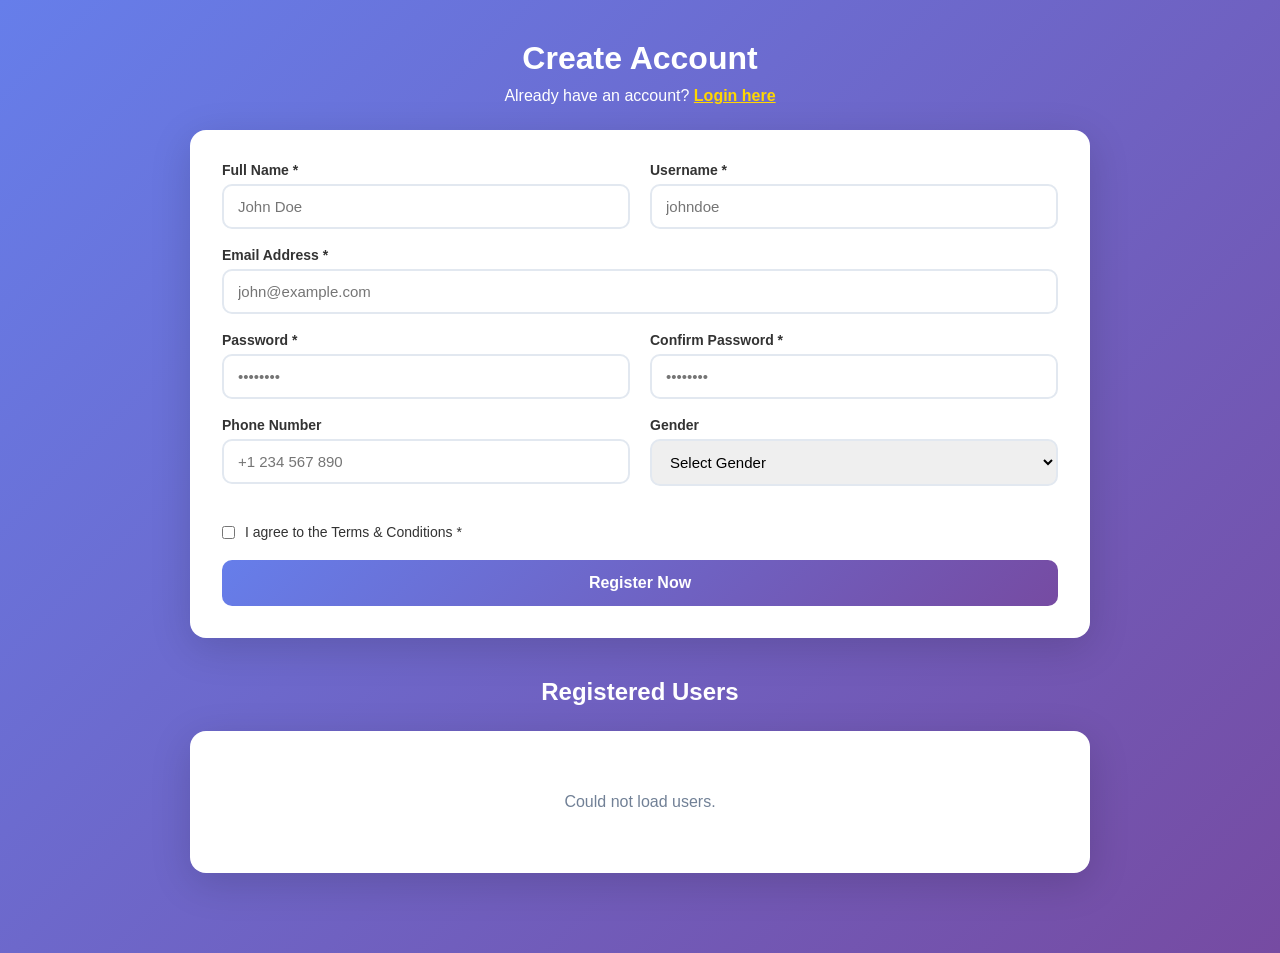
<file: index.html>
<!DOCTYPE html>
<html lang="en">
<head>
  <meta charset="UTF-8">
  <meta name="viewport" content="width=device-width, initial-scale=1.0">
  <title>Registration Form</title>
  <style>
    * { margin: 0; padding: 0; box-sizing: border-box; font-family: 'Segoe UI', sans-serif; }
    body {
      background: linear-gradient(135deg, #667eea 0%, #764ba2 100%);
      min-height: 100vh;
      padding: 40px 20px;
    }
    .container { max-width: 900px; margin: 0 auto; }
    h1, h2 { text-align: center; color: white; margin-bottom: 25px; }
    .card {
      background: white;
      border-radius: 16px;
      padding: 32px;
      box-shadow: 0 10px 40px rgba(0,0,0,0.15);
      margin-bottom: 40px;
    }
    .form-group { margin-bottom: 18px; }
    label { display: block; margin-bottom: 6px; font-weight: 600; color: #333; font-size: 14px; }
    input, select {
      width: 100%;
      padding: 12px 14px;
      border: 2px solid #e2e8f0;
      border-radius: 10px;
      font-size: 15px;
    }
    input:focus, select:focus {
      outline: none;
      border-color: #667eea;
      box-shadow: 0 0 0 3px rgba(102, 126, 234, 0.2);
    }
    input.error { border-color: #e53e3e; }
    .error-msg { color: #e53e3e; font-size: 13px; margin-top: 4px; display: none; }
    .row { display: flex; gap: 20px; }
    .row .form-group { flex: 1; }
    .checkbox-group { display: flex; align-items: center; gap: 10px; margin: 20px 0; }
    .checkbox-group input { width: auto; }
    button {
      width: 100%;
      padding: 14px;
      background: linear-gradient(135deg, #667eea, #764ba2);
      color: white;
      border: none;
      border-radius: 10px;
      font-size: 16px;
      font-weight: 600;
      cursor: pointer;
    }
    button:hover { opacity: 0.95; }
    button:disabled { opacity: 0.7; cursor: not-allowed; }
    .alert {
      padding: 14px;
      border-radius: 10px;
      text-align: center;
      font-weight: 600;
      margin-bottom: 20px;
      display: none;
    }
    .alert.success { background: #c6f6d5; color: #22543d; }
    .alert.error { background: #fed7d7; color: #9b2c2c; }
    table { width: 100%; border-collapse: collapse; margin-top: 10px; }
    th, td { padding: 14px 12px; text-align: left; border-bottom: 1px solid #e2e8f0; }
    th { background: #f7fafc; font-weight: 600; }
    .status {
      padding: 4px 12px;
      border-radius: 20px;
      font-size: 12px;
      font-weight: 600;
      background: #c6f6d5;
      color: #22543d;
    }
    .empty-msg { text-align: center; color: #718096; padding: 30px; }
    @media (max-width: 600px) { .row { flex-direction: column; gap: 0; } }
  </style>
</head>
<body>

  <div class="container">
    <h1>Create Account</h1>
    <p style="text-align:center; color:white; margin-top:-15px; margin-bottom:25px;">
      Already have an account? <a href="login.html" style="color:#ffd700; font-weight:600;">Login here</a>
    </p>

    <div class="card">
      <div class="alert" id="alertBox"></div>

      <form id="regForm" novalidate>
        <div class="row">
          <div class="form-group">
            <label for="fullname">Full Name *</label>
            <input type="text" id="fullname" name="fullname" placeholder="John Doe">
            <div class="error-msg" id="fullnameError">Full name is required</div>
          </div>
          <div class="form-group">
            <label for="username">Username *</label>
            <input type="text" id="username" name="username" placeholder="johndoe">
            <div class="error-msg" id="usernameError">Username is required (min 3 characters)</div>
          </div>
        </div>

        <div class="form-group">
          <label for="email">Email Address *</label>
          <input type="email" id="email" name="email" placeholder="john@example.com">
          <div class="error-msg" id="emailError">Please enter a valid email</div>
        </div>

        <div class="row">
          <div class="form-group">
            <label for="password">Password *</label>
            <input type="password" id="password" name="password" placeholder="••••••••">
            <div class="error-msg" id="passwordError">Password must be at least 6 characters</div>
          </div>
          <div class="form-group">
            <label for="confirm">Confirm Password *</label>
            <input type="password" id="confirm" name="confirm" placeholder="••••••••">
            <div class="error-msg" id="confirmError">Passwords do not match</div>
          </div>
        </div>

        <div class="row">
          <div class="form-group">
            <label for="phone">Phone Number</label>
            <input type="tel" id="phone" name="phone" placeholder="+1 234 567 890">
          </div>
          <div class="form-group">
            <label for="gender">Gender</label>
            <select id="gender" name="gender">
              <option value="">Select Gender</option>
              <option value="Male">Male</option>
              <option value="Female">Female</option>
              <option value="Other">Other</option>
            </select>
          </div>
        </div>

        <div class="checkbox-group">
          <input type="checkbox" id="terms" name="terms">
          <label for="terms" style="margin:0; font-weight:500;">I agree to the Terms & Conditions *</label>
        </div>
        <div class="error-msg" id="termsError" style="margin-top:-10px; margin-bottom:15px;">
          You must accept the terms
        </div>

        <button type="submit" id="submitBtn">Register Now</button>
      </form>
    </div>

    <h2>Registered Users</h2>
    <div class="card">
      <div id="tableContainer">
        <p class="empty-msg">Loading users...</p>
      </div>
    </div>
  </div>

  <script>
    const form = document.getElementById('regForm');
    const alertBox = document.getElementById('alertBox');
    const submitBtn = document.getElementById('submitBtn');

    function showAlert(message, type = 'success') {
      alertBox.textContent = message;
      alertBox.className = `alert ${type}`;
      alertBox.style.display = 'block';
      setTimeout(() => { alertBox.style.display = 'none'; }, 4000);
    }

    function showError(inputId, errorId, show) {
      const input = document.getElementById(inputId);
      const error = document.getElementById(errorId);
      if (show) {
        input.classList.add('error');
        error.style.display = 'block';
      } else {
        input.classList.remove('error');
        error.style.display = 'none';
      }
    }

    function validateForm() {
      let isValid = true;
      const fullname = document.getElementById('fullname').value.trim();
      const username = document.getElementById('username').value.trim();
      const email = document.getElementById('email').value.trim();
      const password = document.getElementById('password').value;
      const confirm = document.getElementById('confirm').value;
      const terms = document.getElementById('terms').checked;

      if (fullname === '') { showError('fullname', 'fullnameError', true); isValid = false; }
      else { showError('fullname', 'fullnameError', false); }

      if (username.length < 3) { showError('username', 'usernameError', true); isValid = false; }
      else { showError('username', 'usernameError', false); }

      const emailPattern = /^[^\s@]+@[^\s@]+\.[^\s@]+$/;
      if (!emailPattern.test(email)) { showError('email', 'emailError', true); isValid = false; }
      else { showError('email', 'emailError', false); }

      if (password.length < 6) { showError('password', 'passwordError', true); isValid = false; }
      else { showError('password', 'passwordError', false); }

      if (password !== confirm || confirm === '') { showError('confirm', 'confirmError', true); isValid = false; }
      else { showError('confirm', 'confirmError', false); }

      if (!terms) {
        document.getElementById('termsError').style.display = 'block';
        isValid = false;
      } else {
        document.getElementById('termsError').style.display = 'none';
      }

      return isValid;
    }

    ['fullname', 'username', 'email', 'password', 'confirm'].forEach(id => {
      document.getElementById(id).addEventListener('input', function () {
        this.classList.remove('error');
        const errorEl = document.getElementById(id + 'Error');
        if (errorEl) errorEl.style.display = 'none';
      });
    });

    async function loadUsers() {
      try {
        const response = await fetch('get_users.php');
        const data = await response.json();
        const container = document.getElementById('tableContainer');

        if (!data.success || data.users.length === 0) {
          container.innerHTML = '<p class="empty-msg">No users registered yet.</p>';
          return;
        }

        let html = `
          <table>
            <thead>
              <tr>
                <th>#</th>
                <th>Full Name</th>
                <th>Username</th>
                <th>Email</th>
                <th>Phone</th>
                <th>Gender</th>
                <th>Registered</th>
                <th>Status</th>
              </tr>
            </thead>
            <tbody>
        `;

        data.users.forEach((user, index) => {
          html += `
            <tr>
              <td>${index + 1}</td>
              <td>${user.fullname}</td>
              <td>${user.username}</td>
              <td>${user.email}</td>
              <td>${user.phone || '-'}</td>
              <td>${user.gender || '-'}</td>
              <td>${user.registered_at || '-'}</td>
              <td><span class="status">Active</span></td>
            </tr>
          `;
        });

        html += `</tbody></table>`;
        container.innerHTML = html;
      } catch (err) {
        document.getElementById('tableContainer').innerHTML =
          '<p class="empty-msg">Could not load users.</p>';
      }
    }

    form.addEventListener('submit', async function (e) {
      e.preventDefault();
      if (!validateForm()) return;

      submitBtn.disabled = true;
      submitBtn.textContent = 'Registering...';

      const formData = new FormData(form);

      try {
        const response = await fetch('register.php', {
          method: 'POST',
          body: formData
        });
        const result = await response.json();

        if (result.success) {
          showAlert(result.message, 'success');
          form.reset();
          setTimeout(() => {
            window.location.href = result.redirect || 'profile.php';
          }, 1500);
        } else {
          showAlert(result.message, 'error');
          submitBtn.disabled = false;
          submitBtn.textContent = 'Register Now';
        }
      } catch (error) {
        showAlert('Server error. Check if PHP is working.', 'error');
        submitBtn.disabled = false;
        submitBtn.textContent = 'Register Now';
      }
    });

    loadUsers();
  </script>
</body>
</html>
</file>
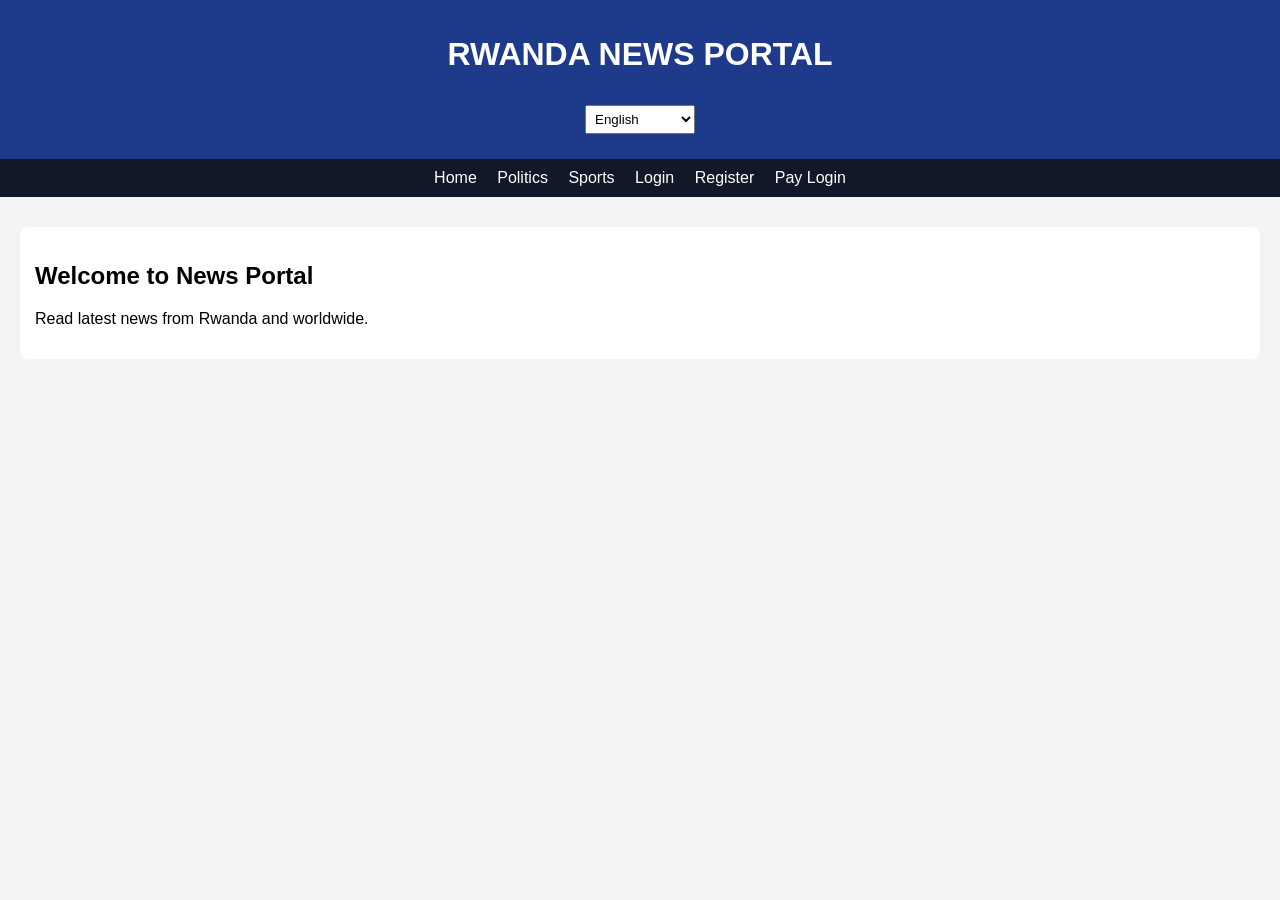
<file: group.html>
<!DOCTYPE html>
<html lang="en">
<head>
<meta charset="UTF-8">
<title>Smart News Portal</title>

<style>
body{
    font-family: Arial;
    margin:0;
    background:#f4f4f4;
}

header{
    background:#1e3a8a;
    color:white;
    text-align:center;
    padding:15px;
}

nav{
    background:#111827;
    text-align:center;
    padding:10px;
}

nav a{
    color:white;
    margin:8px;
    cursor:pointer;
    text-decoration:none;
}

nav a:hover{
    color:yellow;
}

select{
    margin:10px;
    padding:5px;
}

.section{
    display:none;
    padding:20px;
}

.active{
    display:block;
}

.card{
    background:white;
    padding:15px;
    margin:10px 0;
    border-radius:8px;
}

form{
    width:320px;
    margin:auto;
    background:white;
    padding:20px;
    border-radius:10px;
}

input{
    width:100%;
    padding:8px;
    margin:6px 0;
}

button{
    width:100%;
    padding:10px;
    background:#1e3a8a;
    color:white;
    border:none;
    cursor:pointer;
}

</style>
</head>

<body>

<header>
<h1 id="title">RWANDA NEWS PORTAL</h1>

<!-- 🌍 LANGUAGE SWITCH -->
<select onchange="changeLanguage(this.value)">
    <option value="en">English</option>
    <option value="fr">Français</option>
    <option value="rw">Kinyarwanda</option>
</select>

</header>

<nav>
<a onclick="show('home')">Home</a>
<a onclick="show('politics')">Politics</a>
<a onclick="show('sports')">Sports</a>
<a onclick="show('login')">Login</a>
<a onclick="show('register')">Register</a>
<a onclick="show('payment')">Pay Login</a>
</nav>

<!-- HOME -->
<div id="home" class="section active">
    <div class="card">
        <h2 id="welcome">Welcome to News Portal</h2>
        <p id="desc">Read latest news from Rwanda and worldwide.</p>
    </div>
</div>

<!-- POLITICS -->
<div id="politics" class="section">
    <div class="card">
        <h2>Politics</h2>
        <a href="https://en.igihe.com/politics-48" target="_blank">IGIHE Politics</a>
    </div>
</div>

<!-- SPORTS -->
<div id="sports" class="section">
    <div class="card">
        <h2>Sports</h2>
        <a href="https://en.igihe.com/sports" target="_blank">IGIHE Sports</a>
    </div>
</div>

<!-- LOGIN -->
<div id="login" class="section">
    <h2>Login</h2>
    <form onsubmit="return login()">
        <input type="text" id="email" placeholder="Email">
        <input type="password" id="pass" placeholder="Password">
        <button>Login</button>
    </form>
</div>

<!-- REGISTER -->
<div id="register" class="section">
    <h2>Register</h2>
    <form onsubmit="return register()">
        <input type="text" id="name" placeholder="Full Name">
        <input type="text" id="r_email" placeholder="Email">
        <input type="password" id="r_pass" placeholder="Password">
        <input type="password" id="confirm" placeholder="Confirm Password">
        <button>Register</button>
    </form>
</div>

<!-- 💳 PAYMENT LOGIN (DEMO CARD SYSTEM) -->
<div id="payment" class="section">
    <h2>Payment Card Login (Demo)</h2>

    <form onsubmit="return payLogin()">
        <input type="text" id="cardName" placeholder="Card Holder Name">
        <input type="text" id="cardNumber" placeholder="Card Number (16 digits)">
        <input type="text" id="exp" placeholder="Expiry MM/YY">
        <input type="password" id="cvv" placeholder="CVV">
        <button>Pay & Login</button>
    </form>

    <p style="text-align:center;color:red;">
        ⚠ This is a demo system (no real payment)
    </p>
</div>

<script>

function show(page){
    let sec = document.querySelectorAll(".section");
    sec.forEach(s => s.classList.remove("active"));
    document.getElementById(page).classList.add("active");
}

/* LOGIN */
function login(){
    alert("Login successful!");
    return false;
}

/* REGISTER */
function register(){
    let p = document.getElementById("r_pass").value;
    let c = document.getElementById("confirm").value;

    if(p !== c){
        alert("Passwords do not match");
        return false;
    }

    alert("Account created!");
    return false;
}

/* 💳 PAYMENT LOGIN (DEMO VALIDATION) */
function payLogin(){
    let card = document.getElementById("cardNumber").value;

    if(card.length !== 16 || isNaN(card)){
        alert("Invalid card number (must be 16 digits)");
        return false;
    }

    alert("Payment successful & login granted!");
    return false;
}

/* 🌍 LANGUAGE SYSTEM */
const lang = {
    en:{
        welcome:"Welcome to News Portal",
        desc:"Read latest news from Rwanda and worldwide",
        title:"RWANDA NEWS PORTAL"
    },
    fr:{
        welcome:"Bienvenue au portail d'actualités",
        desc:"Lire les dernières nouvelles du Rwanda et du monde",
        title:"PORTAIL D'ACTUALITÉS RWANDA"
    },
    rw:{
        welcome:"Murakaza neza ku rubuga rw'amakuru",
        desc:"Soma amakuru mashya yo mu Rwanda no ku isi",
        title:"URUBUGA RW'AMAKURU RWANDA"
    }
};

function changeLanguage(l){
    document.getElementById("welcome").innerText = lang[l].welcome;
    document.getElementById("desc").innerText = lang[l].desc;
    document.getElementById("title").innerText = lang[l].title;
}

</script>

</body>
</html>
</file>
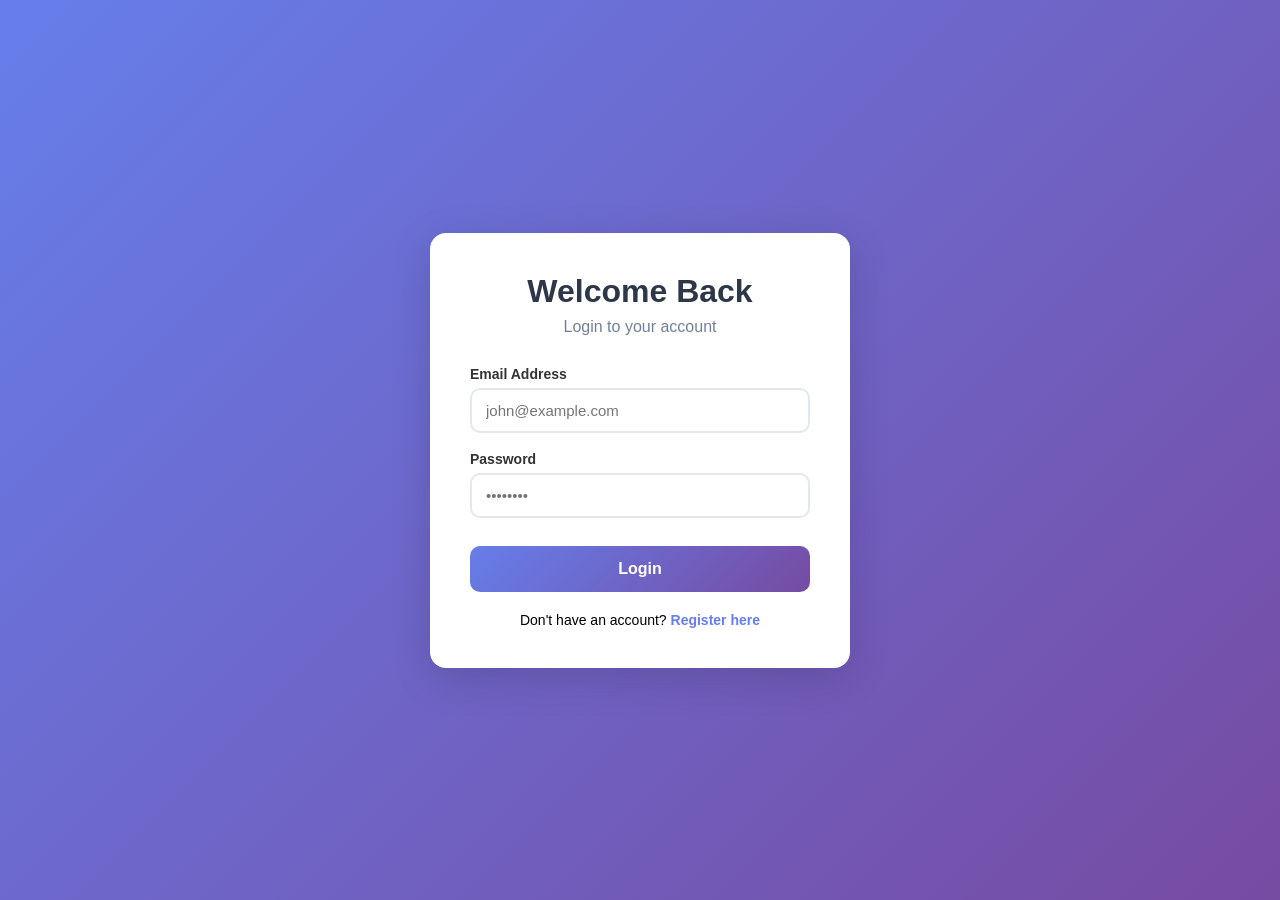
<file: login.html>
<!DOCTYPE html>
<html lang="en">
<head>
  <meta charset="UTF-8">
  <meta name="viewport" content="width=device-width, initial-scale=1.0">
  <title>Login</title>
  <style>
    * { margin: 0; padding: 0; box-sizing: border-box; font-family: 'Segoe UI', sans-serif; }
    body {
      background: linear-gradient(135deg, #667eea 0%, #764ba2 100%);
      min-height: 100vh;
      display: flex;
      align-items: center;
      justify-content: center;
      padding: 20px;
    }
    .card {
      background: white;
      border-radius: 16px;
      padding: 40px;
      width: 100%;
      max-width: 420px;
      box-shadow: 0 10px 40px rgba(0,0,0,0.15);
    }
    h1 { text-align: center; color: #2d3748; margin-bottom: 8px; }
    .subtitle { text-align: center; color: #718096; margin-bottom: 30px; }
    .form-group { margin-bottom: 18px; }
    label { display: block; margin-bottom: 6px; font-weight: 600; color: #333; font-size: 14px; }
    input {
      width: 100%;
      padding: 12px 14px;
      border: 2px solid #e2e8f0;
      border-radius: 10px;
      font-size: 15px;
    }
    input:focus {
      outline: none;
      border-color: #667eea;
      box-shadow: 0 0 0 3px rgba(102,126,234,0.2);
    }
    button {
      width: 100%;
      padding: 14px;
      background: linear-gradient(135deg, #667eea, #764ba2);
      color: white;
      border: none;
      border-radius: 10px;
      font-size: 16px;
      font-weight: 600;
      cursor: pointer;
      margin-top: 10px;
    }
    button:hover { opacity: 0.95; }
    button:disabled { opacity: 0.7; cursor: not-allowed; }
    .alert {
      padding: 12px;
      border-radius: 10px;
      text-align: center;
      font-weight: 600;
      margin-bottom: 20px;
      display: none;
    }
    .alert.error { background: #fed7d7; color: #9b2c2c; }
    .alert.success { background: #c6f6d5; color: #22543d; }
    .links {
      text-align: center;
      margin-top: 20px;
      font-size: 14px;
    }
    .links a { color: #667eea; text-decoration: none; font-weight: 600; }
  </style>
</head>
<body>
  <div class="card">
    <h1>Welcome Back</h1>
    <p class="subtitle">Login to your account</p>

    <div class="alert" id="alertBox"></div>

    <form id="loginForm">
      <div class="form-group">
        <label for="email">Email Address</label>
        <input type="email" id="email" name="email" placeholder="john@example.com" required>
      </div>
      <div class="form-group">
        <label for="password">Password</label>
        <input type="password" id="password" name="password" placeholder="••••••••" required>
      </div>
      <button type="submit" id="submitBtn">Login</button>
    </form>

    <div class="links">
      Don't have an account? <a href="index.html">Register here</a>
    </div>
  </div>

  <script>
    const form = document.getElementById('loginForm');
    const alertBox = document.getElementById('alertBox');
    const submitBtn = document.getElementById('submitBtn');

    function showAlert(msg, type) {
      alertBox.textContent = msg;
      alertBox.className = `alert ${type}`;
      alertBox.style.display = 'block';
    }

    form.addEventListener('submit', async (e) => {
      e.preventDefault();
      submitBtn.disabled = true;
      submitBtn.textContent = 'Logging in...';

      const formData = new FormData(form);

      try {
        const res = await fetch('login.php', { method: 'POST', body: formData });
        const data = await res.json();

        if (data.success) {
          showAlert(data.message, 'success');
          setTimeout(() => {
            window.location.href = data.redirect || 'profile.php';
          }, 1000);
        } else {
          showAlert(data.message, 'error');
          submitBtn.disabled = false;
          submitBtn.textContent = 'Login';
        }
      } catch (err) {
        showAlert('Server error. Make sure PHP is running.', 'error');
        submitBtn.disabled = false;
        submitBtn.textContent = 'Login';
      }
    });
  </script>
</body>
</html>
</file>
